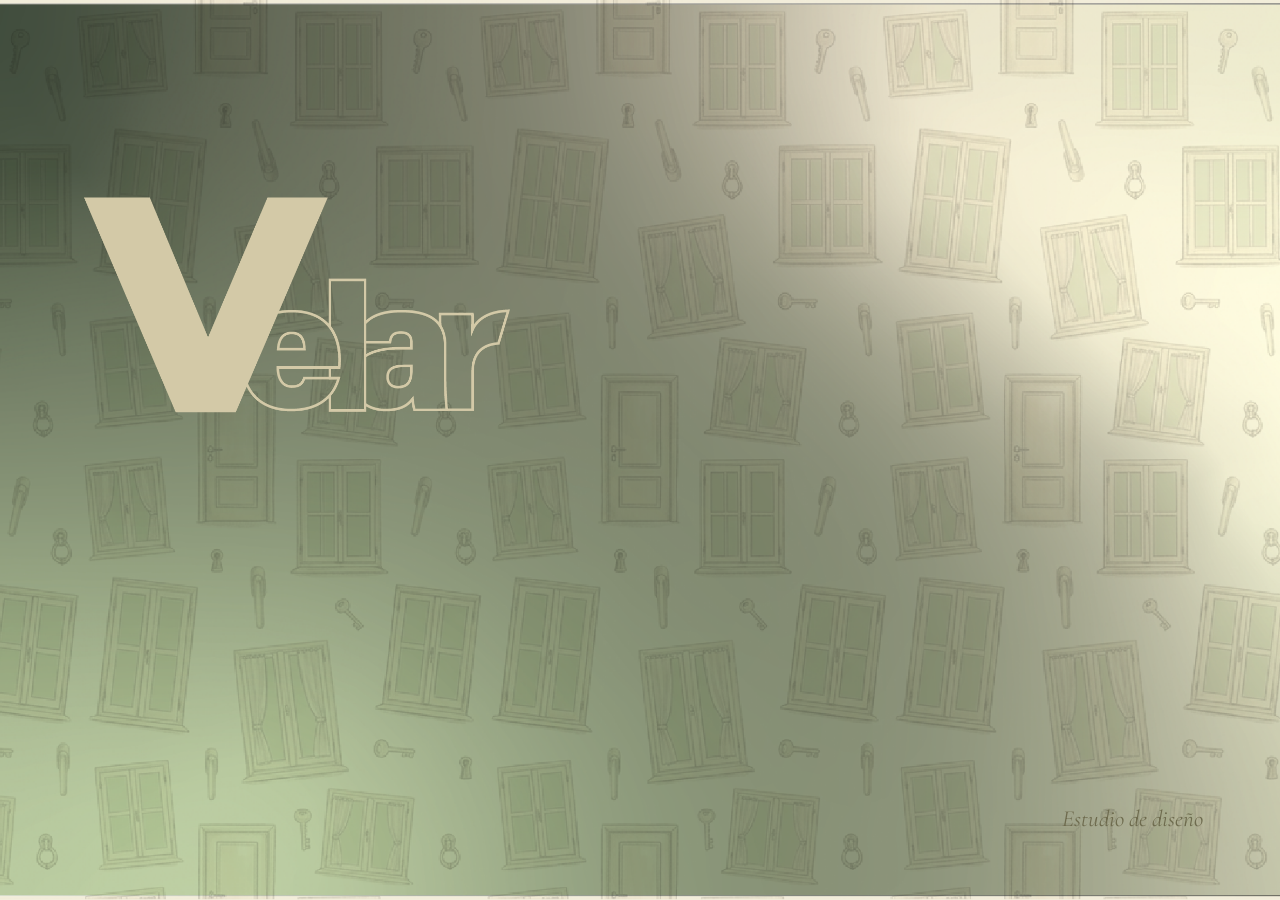
<file: index.html>
<!DOCTYPE html>
<html lang="es">
<head>
  <meta charset="UTF-8" />
  <meta name="viewport" content="width=device-width, initial-scale=1.0" />
  <title>Velar — Estudio de diseño</title>

  <link rel="preconnect" href="https://fonts.googleapis.com" />
  <link rel="preconnect" href="https://fonts.gstatic.com" crossorigin />
  <link
    href="https://fonts.googleapis.com/css2?family=Archivo:wght@400;500;600;700&family=Cormorant+Garamond:ital,wght@0,400;0,500;0,600;1,400;1,500;1,600&display=swap"
    rel="stylesheet"
  />

  <link rel="stylesheet" href="css/style.css" />
  <link rel="stylesheet" href="css/splash.css" />
</head>
<body>
  <main class="splash" id="splash">
    <img class="splash-bg-gradient" src="assets/img/bg-gradiente.png" alt="" aria-hidden="true" />
    <img class="splash-bg-pattern" src="assets/img/bg-patron.png" alt="" aria-hidden="true" />

    <div class="splash-inner">
      <img class="logo-grande" id="logoGrande" src="assets/img/logo-grande.png" alt="Velar" />

      <div class="splash-reveal" id="splashReveal">
        <p class="splash-tagline">No todo se <em>revela</em> a primera vista</p>
        <p class="splash-subtext">A veces hay que entrar...</p>

        <a
          href="home.html"
          class="boton-descubrir"
          id="botonDescubrir"
          aria-label="Descubrir — ir al inicio del sitio"
        >
          <img src="assets/img/boton-descubrir.png" alt="Descubrir" />
        </a>
      </div>
    </div>

    <button
      type="button"
      class="estudio-toggle"
      id="estudioToggle"
      aria-expanded="false"
      aria-controls="splashReveal"
    >
      Estudio de diseño
    </button>
  </main>

  <script src="js/splash.js"></script>
</body>
</html>
</file>
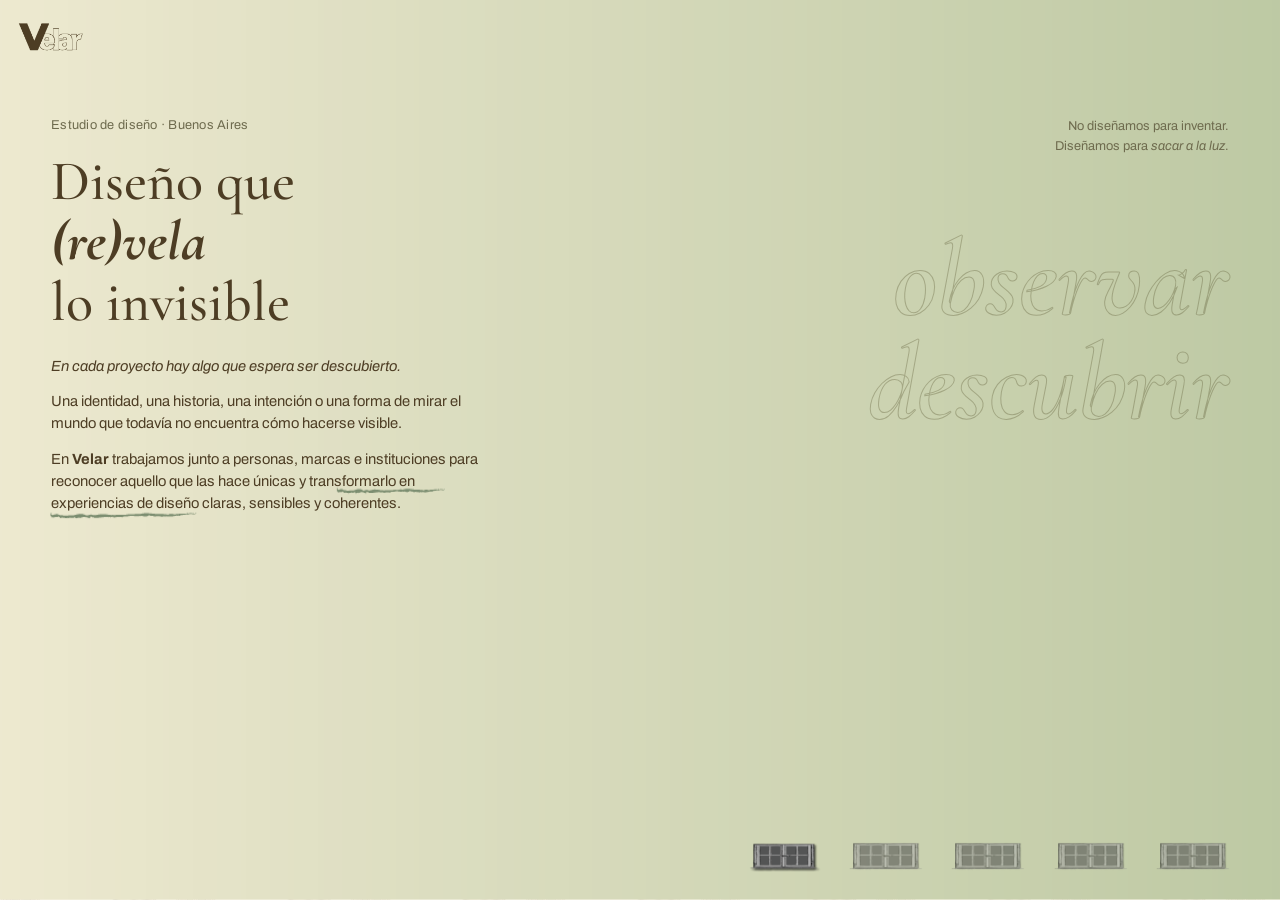
<file: elpatio.html>
<!DOCTYPE html>
<html lang="es">
<head>
  <meta charset="UTF-8" />
  <meta name="viewport" content="width=device-width, initial-scale=1.0" />
  <title>Velar — El patio</title>

  <link rel="preconnect" href="https://fonts.googleapis.com" />
  <link rel="preconnect" href="https://fonts.gstatic.com" crossorigin />
  <link
    href="https://fonts.googleapis.com/css2?family=Archivo:wght@400;500;600;700&family=Cormorant+Garamond:ital,wght@0,400;0,500;0,600;1,400;1,500;1,600&display=swap"
    rel="stylesheet"
  />

  <link rel="stylesheet" href="css/style.css" />
  <link rel="stylesheet" href="css/page.css" />
</head>

<body class="page-body">
  <img class="page-bg" src="assets/img/bg-elpatio.png" alt="" aria-hidden="true" />

  <header class="page-header">
    <a href="home.html" class="logo-chico-link" aria-label="Velar — ir al inicio">
      <img class="logo-chico" src="assets/img/logo-chico.png" alt="Velar" />
    </a>
  </header>

  <section class="intro">
    <div class="intro-left">
      <p class="intro-kicker">Estudio de diseño · Buenos Aires</p>

      <h1 class="intro-heading">
        Diseño que<br />
        <em>(re)vela</em><br />
        lo invisible
      </h1>

      <div class="intro-copy">
        <p class="intro-copy-italic">En cada proyecto hay algo que espera ser descubierto.</p>
        <p>
          Una identidad, una historia, una intención o una forma de mirar el
          mundo que todavía no encuentra cómo hacerse visible.
        </p>
        <p class="intro-copy-underlined">
          En <strong>Velar</strong> trabajamos junto a personas, marcas e
          instituciones para reconocer aquello que las hace únicas y
          transformarlo en experiencias de diseño claras, sensibles y
          coherentes.
          <img
            class="subrayado"
            src="assets/img/subrayado-decorativo.png"
            alt=""
            aria-hidden="true"
          />
        </p>
      </div>
    </div>

    <div class="intro-right">
      <p class="intro-right-small">
        No diseñamos para inventar.<br />
        Diseñamos para <em>sacar a la luz</em>.
      </p>
      <p class="intro-watermark" aria-hidden="true">observar<br />descubrir</p>
    </div>
  </section>

  <nav class="windows-nav" aria-label="Navegación entre secciones">
    <a class="window-nav" href="elpatio.html" aria-current="page">
      <img src="assets/img/ventana-nav-activa.png" alt="" />
      <span class="window-nav-tooltip">El patio</span>
    </a>
    <a class="window-nav" href="hallazgos.html">
      <img src="assets/img/ventana-nav.png" alt="" />
      <span class="window-nav-tooltip">Hallazgos</span>
    </a>
    <a class="window-nav" href="puertasadentro.html">
      <img src="assets/img/ventana-nav.png" alt="" />
      <span class="window-nav-tooltip">Puertas adentro</span>
    </a>
    <a class="window-nav" href="elescondite.html">
      <img src="assets/img/ventana-nav.png" alt="" />
      <span class="window-nav-tooltip">El escondite</span>
    </a>
    <a class="window-nav" href="elumbral.html">
      <img src="assets/img/ventana-nav.png" alt="" />
      <span class="window-nav-tooltip">El umbral</span>
    </a>
  </nav>

  <script src="js/nav-ventanas.js"></script>
</body>
</html>
</file>
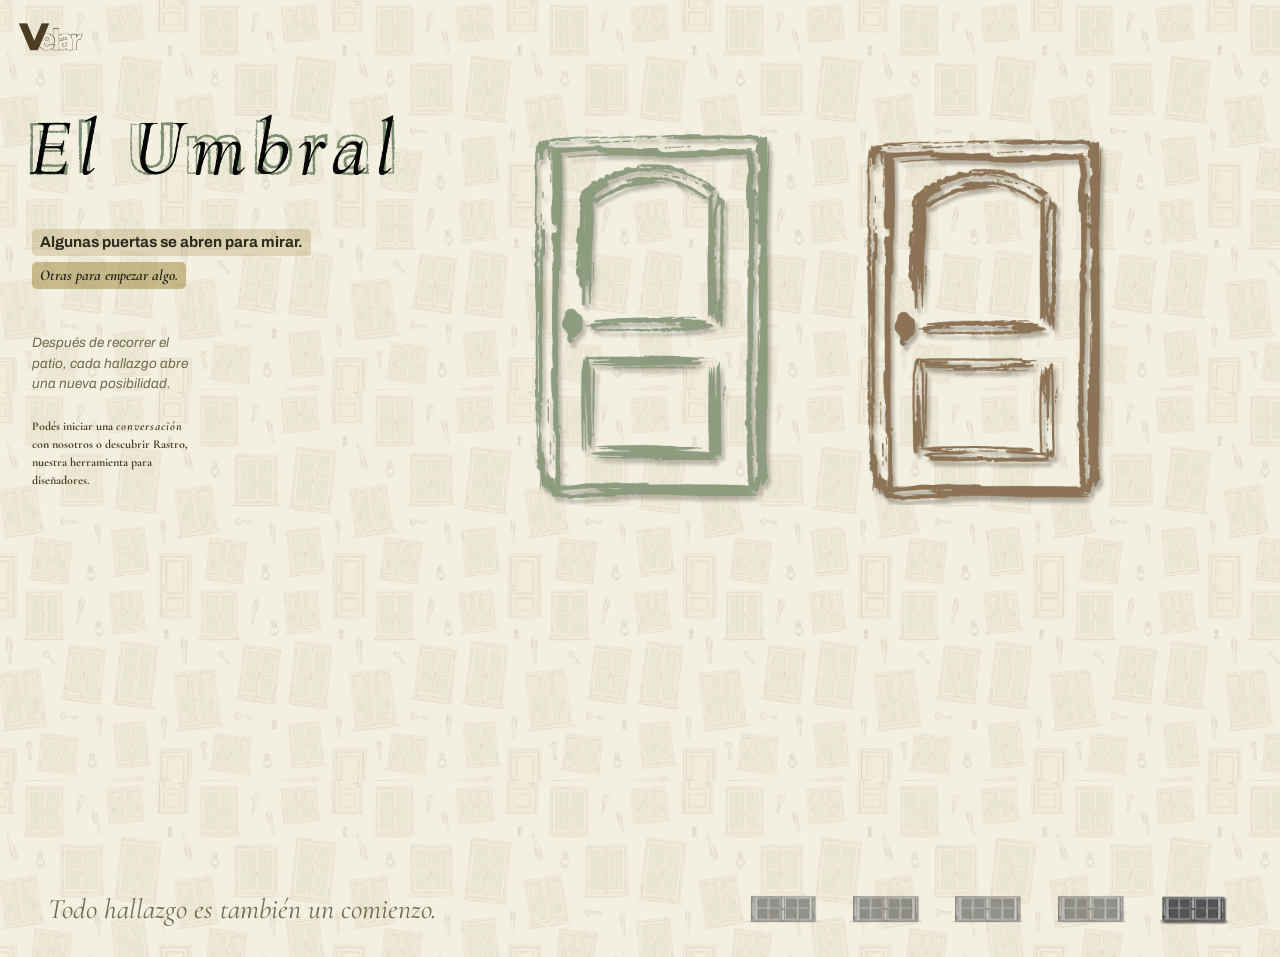
<file: elumbral.html>
<!DOCTYPE html>
<html lang="es">
<head>
  <meta charset="UTF-8" />
  <meta name="viewport" content="width=device-width, initial-scale=1.0" />
  <title>Velar — El Umbral</title>

  <link rel="preconnect" href="https://fonts.googleapis.com" />
  <link rel="preconnect" href="https://fonts.gstatic.com" crossorigin />
  <link
    href="https://fonts.googleapis.com/css2?family=Archivo:wght@400;500;600;700&family=Cormorant+Garamond:ital,wght@0,400;0,500;0,600;1,400;1,500;1,600&display=swap"
    rel="stylesheet"
  />

  <link rel="stylesheet" href="css/style.css" />
  <link rel="stylesheet" href="css/page.css" />
  <link rel="stylesheet" href="css/elumbral.css" />
</head>
<body class="page-body elumbral-page">

  <header class="page-header">
    <a href="home.html" class="logo-chico-link" aria-label="Velar — ir al inicio">
      <img class="logo-chico" src="assets/img/logo-chico.png" alt="Velar" />
    </a>
  </header>

  <main class="elumbral-main">

    <img class="elumbral-titulo" src="assets/img/elumbral-titulo-51.png" alt="El Umbral" />

    <div class="elumbral-frase">
      <span class="elumbral-frase__linea elumbral-frase__linea--1">Algunas puertas se abren para mirar.</span>
      <span class="elumbral-frase__linea elumbral-frase__linea--2">Otras para empezar algo.</span>
    </div>

    <div class="elumbral-texto">
      <p class="elumbral-texto__italica">Después de recorrer el patio, cada hallazgo abre una nueva posibilidad.</p>
      <p class="elumbral-texto__parrafo">Podés iniciar una <em style="letter-spacing: 1px;">conversación</em> con nosotros o descubrir Rastro, nuestra herramienta para diseñadores.</p>
    </div>

    <div class="elumbral-puertas">

      <article class="puerta" data-puerta="contacto">
        <button type="button" class="puerta__boton" aria-haspopup="dialog">
          <img class="puerta__img puerta__img--normal" src="assets/img/puerta-verde.png" alt="" />
          <img class="puerta__img puerta__img--hover" src="assets/img/puerta-verde-hover.png" alt="" />
        </button>
        <div class="puerta__card puerta__card--verde">
          <h2 style="letter-spacing: 3px;">Conversar</h2>
          <p style="font-size: x-large;">Si creés que hay algo por revelar, <em>nos gustaría escucharlo.</em></p>
          <p class="puerta__email" style="margin: 1px;">contacto@velar.com</p>
          <p class="puerta__redes">
            <a href="#">Instagram</a> | <a href="#">LinkedIn</a>
          </p>
        </div>
      </article>

      <article class="puerta" data-puerta="rastro">
        <button type="button" class="puerta__boton" aria-haspopup="dialog">
          <img class="puerta__img puerta__img--normal" src="assets/img/puerta-marron.png" alt="" />
          <img class="puerta__img puerta__img--hover" src="assets/img/puerta-marron-hover.png" alt="" />
        </button>
        <div class="puerta__card puerta__card--marron">
          <h2 style="letter-spacing: 4px;">Rastro</h2>
          <p style="font-size: x-large;">Una aplicación para diseñadores <em>que registra las huellas del proceso creativo.</em></p>
          <button type="button" class="puerta__abrir" disabled>ABRIR -&gt;</button>
        </div>
      </article>

    </div>


  </main>

  <nav class="windows-nav" aria-label="Navegación entre secciones">
        <p class="elumbral-tagline">Todo hallazgo es también un comienzo.</p>

    <a class="window-nav" href="elpatio.html">
      <img src="assets/img/ventana-nav.png" alt="" />
      <span class="window-nav-tooltip">El patio</span>
    </a>
    <a class="window-nav" href="hallazgos.html">
      <img src="assets/img/ventana-nav.png" alt="" />
      <span class="window-nav-tooltip">Hallazgos</span>
    </a>
    <a class="window-nav" href="puertasadentro.html">
      <img src="assets/img/ventana-nav.png" alt="" />
      <span class="window-nav-tooltip">Puertas adentro</span>
    </a>
    <a class="window-nav" href="elescondite.html">
      <img src="assets/img/ventana-nav.png" alt="" />
      <span class="window-nav-tooltip">El escondite</span>
    </a>
    <a class="window-nav" href="elumbral.html" aria-current="page">
      <img src="assets/img/ventana-nav-activa.png" alt="" />
      <span class="window-nav-tooltip">El umbral</span>
    </a>
  </nav>

  <script src="js/nav-ventanas.js"></script>
  <script src="js/elumbral.js"></script>
</body>
</html>
</file>
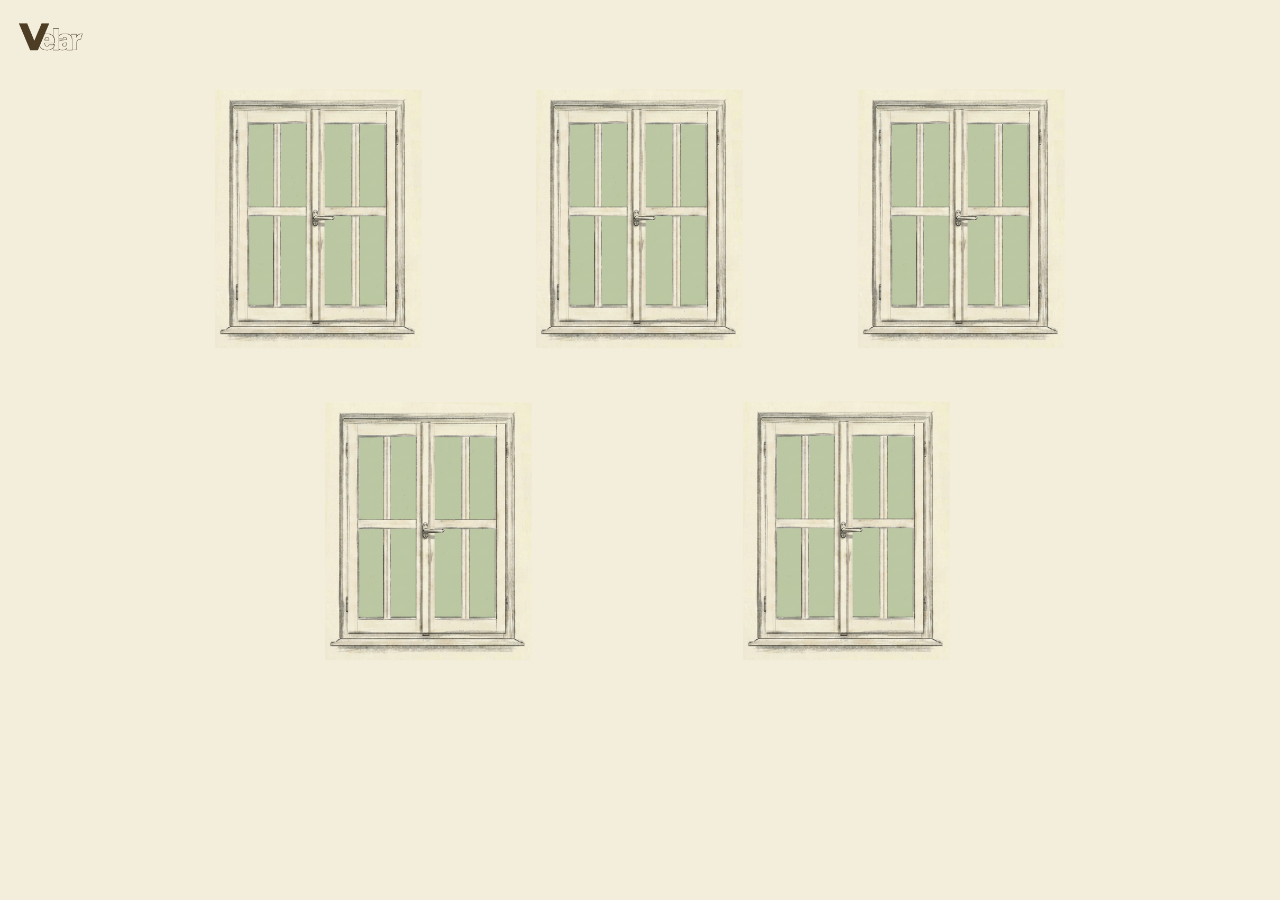
<file: home.html>
<!DOCTYPE html>
<html lang="es">
  
<head>
  <meta charset="UTF-8" />
  <meta name="viewport" content="width=device-width, initial-scale=1.0" />
  <title>Velar — Estudio de diseño</title>

  <link rel="preconnect" href="https://fonts.googleapis.com" />
  <link rel="preconnect" href="https://fonts.gstatic.com" crossorigin />
  <link
    href="https://fonts.googleapis.com/css2?family=Archivo:wght@400;500;600;700&family=Cormorant+Garamond:ital,wght@0,400;0,500;0,600;1,400;1,500;1,600&display=swap"
    rel="stylesheet"
  />

  <link rel="stylesheet" href="css/style.css" />
  <link rel="stylesheet" href="css/home.css" />
</head>

<body class="home-body">
  <header class="home-header">
    <a href="home.html" class="logo-chico-link" aria-label="Velar — ir al inicio">
      <img class="logo-chico" src="assets/img/logo-chico.png" alt="Velar" />
    </a>
  </header>

  <nav class="windows-grid" aria-label="Navegación principal">
    <a class="window window--1" href="elpatio.html">
      <span class="window-visual">
        <img class="window-img state-closed" src="assets/img/ventana-cerrada.png" alt="" />
        <img class="window-img state-hover" src="assets/img/ventana-hover.png" alt="" />
        <img class="window-img state-open" src="assets/img/ventana-elpatio.png" alt="" />
      </span>
      <span class="visually-hidden">El patio</span>
    </a>

    <a class="window window--2" href="hallazgos.html">
      <span class="window-visual">
        <img class="window-img state-closed" src="assets/img/ventana-cerrada.png" alt="" />
        <img class="window-img state-hover" src="assets/img/ventana-hover.png" alt="" />
        <img class="window-img state-open" src="assets/img/ventana-hallazgos.png" alt="" />
      </span>
      <span class="visually-hidden">Hallazgos</span>
    </a>

    <a class="window window--3" href="puertasadentro.html">
      <span class="window-visual">
        <img class="window-img state-closed" src="assets/img/ventana-cerrada.png" alt="" />
        <img class="window-img state-hover" src="assets/img/ventana-hover.png" alt="" />
        <img class="window-img state-open" src="assets/img/ventana-puertasadentro.png" alt="" />
      </span>
      <span class="visually-hidden">Puertas adentro</span>
    </a>

    <a class="window window--4" href="elescondite.html">
      <span class="window-visual">
        <img class="window-img state-closed" src="assets/img/ventana-cerrada.png" alt="" />
        <img class="window-img state-hover" src="assets/img/ventana-hover.png" alt="" />
        <img class="window-img state-open" src="assets/img/ventana-elescondite.png" alt="" />
      </span>
      <span class="visually-hidden">El escondite</span>
    </a>

    <a class="window window--5" href="elumbral.html">
      <span class="window-visual">
        <img class="window-img state-closed" src="assets/img/ventana-cerrada.png" alt="" />
        <img class="window-img state-hover" src="assets/img/ventana-hover.png" alt="" />
        <img class="window-img state-open" src="assets/img/ventana-elumbral.png" alt="" />
      </span>
      <span class="visually-hidden">El umbral</span>
    </a>
  </nav>

  <script src="js/home.js"></script>
</body>
</html>
</file>
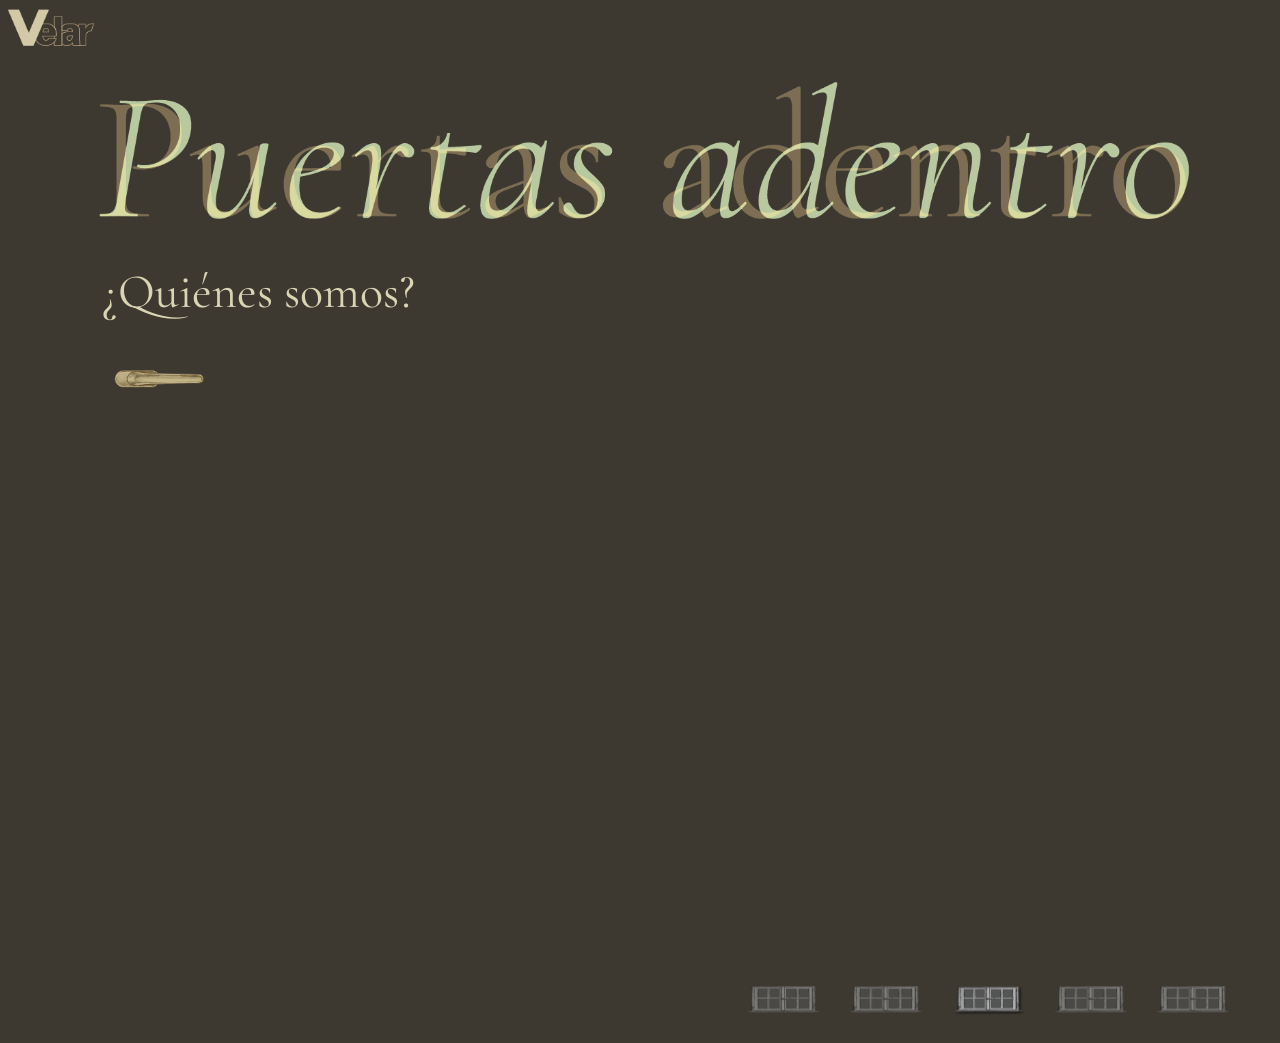
<file: puertasadentro.html>
<!-- <!DOCTYPE html>
<html lang="es">
<head>
  <meta charset="UTF-8" />
  <meta name="viewport" content="width=device-width, initial-scale=1.0" />
  <title>Velar — Puertas adentro</title>

  <link rel="preconnect" href="https://fonts.googleapis.com" />
  <link rel="preconnect" href="https://fonts.gstatic.com" crossorigin />
  <link
    href="https://fonts.googleapis.com/css2?family=Archivo:wght@400;500;600;700&family=Cormorant+Garamond:ital,wght@0,400;0,500;0,600;1,400;1,500;1,600&display=swap"
    rel="stylesheet"
  />

  <link rel="stylesheet" href="css/style.css" />
  <link rel="stylesheet" href="css/page.css" />
</head>
<body class="page-body">
  <header class="page-header">
    <a href="home.html" class="logo-chico-link" aria-label="Velar — ir al inicio">
      <img class="logo-chico" src="assets/img/logo-chico.png" alt="Velar" />
    </a>
    <a class="volver" href="home.html">&larr; Volver</a>
  </header>

  <main class="page-placeholder">
    <img class="ventana-abierta" src="assets/img/ventana-puertasadentro.png" alt="Puertas adentro" />
    <h1>Puertas adentro</h1>
    <p>
      Esta sección todavía está en construcción. Cuando me pases el diseño
      de contenido de &laquo;Puertas adentro&raquo;, lo maquetamos acá manteniendo
      el header y el sistema de base que ya armamos.
    </p>
  </main>
</body>
</html>
--> 
<!DOCTYPE html>
<html lang="es">
<head>
  <meta charset="UTF-8" />
  <meta name="viewport" content="width=device-width, initial-scale=1.0" />
  <title>Velar — Puertas adentro</title>
 
  <link rel="preconnect" href="https://fonts.googleapis.com" />
  <link rel="preconnect" href="https://fonts.gstatic.com" crossorigin />
  <link
    href="https://fonts.googleapis.com/css2?family=Archivo:wght@400;500;600;700&family=Cormorant+Garamond:ital,wght@0,400;0,500;0,600;1,400;1,500;1,600&display=swap"
    rel="stylesheet"
  />
 
  <link rel="stylesheet" href="css/style.css" />
  <link rel="stylesheet" href="css/page.css" />
  <link rel="stylesheet" href="css/puertasadentro.css" />
</head>
<body class="puertasadentro-page">
 
  <!-- ===========================================================
       HEADER — solo logo (versión clara, fondo oscuro), mismo
       patrón que el resto de las páginas internas.
       =========================================================== -->
  <header class="page-header">
    <a href="home.html" class="logo-chico-link" aria-label="Velar — ir al inicio">
      <img class="logo-chico logo-chico--claro" src="assets/img/logo-chico-claro.png" alt="Velar" />
    </a>
  </header>
 
  <!-- ===========================================================
       CONTENIDO PRINCIPAL
       Título con eco/sombra + manija que despliega el equipo.
       =========================================================== -->
  <main class="puertasadentro-main">
 
    <img class="puertasadentro-titulopng" src="assets/img/puertasadentro-titulo.png" alt="El escondite" />
 
    <h2 class="puertasadentro-subtitulo">¿Quiénes somos?</h2>
 
    <!-- Manija: al clickear despliega el equipo (puertasadentro.js) -->
    <button type="button" class="manija" id="btnManija" aria-expanded="false" aria-controls="equipo">
      <img src="assets/img/manija.png" alt="Abrir" />
    </button>
 
    <section class="equipo" id="equipo">

      <article class="integrante" data-id="mijal">
        <span class="integrante__nombre">Mijal Averbuch</span>

        <img
          class="integrante__foto"
          src="assets/img/equipo-mijal.png"
          alt="Mijal Averbuch"
        >

        <div class="integrante__hover">
        </div>

        <div class="integrante__bio">
          <h3>Mijal Averbuch</h3>

          <p class="integrante__rol">
            Diseñadora Gráfica y Dirección de Arte
          </p>

          <p class="integrante__texto">
            Especializada en identidad visual y diseño editorial.
            Trabaja desde la escucha y la observación,
            construyendo sistemas que <span class="integrante__destacar">revelan la esencia</span>
            de cada proyecto.
          </p>
        </div>
      </article>

      <article class="integrante" data-id="ilan">
        <span class="integrante__nombre">Ilán Averbuch</span>

        <img
          class="integrante__foto"
          src="assets/img/equipo-ilan.png"
          alt="Ilán Averbuch"
        >

        <div class="integrante__hover">
        </div>

        <div class="integrante__bio">
          <h3>Ilán Averbuch</h3>

          <p class="integrante__rol">
            Project Manager
          </p>

          <p class="integrante__texto">
            Coordina procesos, tiempos y equipos para que cada proyecto avance con claridad y coherencia. 
            Su enfoque combina organización, comunicación y una mirada estratégica orientada a
            <span class="integrante__destacar">transformar ideas en resultados</span>.
          </p>
        </div>
      </article>

      <article class="integrante" data-id="noah">
        <span class="integrante__nombre">Noah Averbuch</span>

        <img
          class="integrante__foto"
          src="assets/img/equipo-noah.png"
          alt="Noah Averbuch"
        >

        <div class="integrante__hover">
        </div>

        <div class="integrante__bio">
          <h3>Noah Averbuch</h3>

          <p class="integrante__rol">
            Producción Audiovisual
          </p>

          <p class="integrante__texto">
            Explora el lenguaje de la imagen y el movimiento para construir relatos visuales sensibles y cercanos. Su trabajo busca capturar detalles, atmósferas y momentos que ayudan a 
            <span class="integrante__destacar">dar vida a cada historia</span>.
          </p>
        </div>
      </article>

    </section>
 
  </main>
 
  <!-- ===========================================================
       NAV INFERIOR — mismo sistema de ventanas que hallazgos.html.
       "Puertas adentro" es la página activa (tercera ventana).
       =========================================================== -->
  <nav class="windows-nav" aria-label="Navegación entre secciones">
    <a class="window-nav" href="elpatio.html">
      <img src="assets/img/ventana-nav.png" alt="" />
      <span class="window-nav-tooltip">El patio</span>
    </a>
    <a class="window-nav" href="hallazgos.html">
      <img src="assets/img/ventana-nav.png" alt="" />
      <span class="window-nav-tooltip">Hallazgos</span>
    </a>
    <a class="window-nav" href="puertasadentro.html" aria-current="page">
      <img src="assets/img/ventana-nav-activa.png" alt="" />
      <span class="window-nav-tooltip">Puertas adentro</span>
    </a>
    <a class="window-nav" href="elescondite.html">
      <img src="assets/img/ventana-nav.png" alt="" />
      <span class="window-nav-tooltip">El escondite</span>
    </a>
    <a class="window-nav" href="elumbral.html">
      <img src="assets/img/ventana-nav.png" alt="" />
      <span class="window-nav-tooltip">El umbral</span>
    </a>
  </nav>
 
  <script src="js/nav-ventanas.js"></script>
  <script src="js/puertasadentro.js"></script>

  <div class="bio-overlay"></div>
</body>
</html>
</file>
<file: css/style.css>
/* =====================================================
   VELAR — Estudio de diseño
   Hoja de estilos global: reset, variables y tipografía
   ===================================================== */

:root {
  /* Tipografías
     - Cormorant Garamond: serif editorial (Google Fonts)
     - Archivo: stand-in temporal de Acumin Pro (no está en Google Fonts).
       Si conseguís el kit de Adobe Fonts de Acumin Pro, reemplazá
       la variable --font-sans y el <link> de Google Fonts en el <head>. */
  --font-serif: 'Cormorant Garamond', 'Times New Roman', Georgia, serif;
  --font-sans: 'Archivo', 'Helvetica Neue', Arial, sans-serif;

  /* Colores extraídos del kit visual */
  --c-cream: #f3eedc;
  --c-cream-soft: #f8f4e8;
  --c-sage: #b7c79f;
  --c-sage-dark: #7c8f68;
  --c-text-dark: #4d3d24;
  --c-text-muted: #6e6b4e;
  --c-button-bg: #5c4b2a;
  --c-border-soft: rgba(77, 61, 36, 0.18);

  --container-max: 1600px;
}

* {
  margin: 0;
  padding: 0;
  box-sizing: border-box;
}

html {
  scroll-behavior: smooth;
}

body {
  font-family: var(--font-sans);
  color: var(--c-text-dark);
  background: var(--c-cream);
  line-height: 1.5;
  -webkit-font-smoothing: antialiased;
}

img {
  display: block;
  max-width: 100%;
}

a {
  color: inherit;
  text-decoration: none;
}

button {
  font: inherit;
  color: inherit;
  background: none;
  border: none;
}

ul {
  list-style: none;
}

/* Utilidad: oculto visualmente, accesible para lectores de pantalla */
.visually-hidden {
  position: absolute;
  width: 1px;
  height: 1px;
  overflow: hidden;
  clip: rect(0 0 0 0);
  white-space: nowrap;
}

/* Foco accesible consistente en todo el sitio */
a:focus-visible,
button:focus-visible {
  outline: 2px solid var(--c-sage-dark);
  outline-offset: 4px;
  border-radius: 2px;
}

@media (prefers-reduced-motion: reduce) {
  *,
  *::before,
  *::after {
    animation-duration: 0.001ms !important;
    transition-duration: 0.001ms !important;
    scroll-behavior: auto !important;
  }
}
</file>
<file: css/splash.css>
/* =====================================================
   SPLASH — pantalla de presentación (index.html)
   ===================================================== */

.splash {
  position: relative;
  min-height: 100vh;
  overflow: hidden;
  display: flex;
}

.splash-bg-gradient,
.splash-bg-pattern {
  position: absolute;
  inset: 0;
  width: 100%;
  height: 100%;
  object-fit: cover;
  z-index: 0;
  pointer-events: none;
}
.logo-grande {
  width: clamp(220px, 34vw, 560px);
  cursor: pointer;
}
.splash-bg-pattern {
  mix-blend-mode: multiply;
}

.splash-inner {
  position: relative;
  z-index: 1;
  width: 100%;
  padding: clamp(5rem, 16vh, 9rem) clamp(1.5rem, 6vw, 6rem) clamp(2.5rem, 8vh, 5rem);
}

.logo-grande {
  width: clamp(220px, 34vw, 560px);
}

.splash-reveal {
  margin-top: clamp(1.25rem, 3vh, 2.25rem);
  max-width: 34rem;
  opacity: 0;
  transform: translateY(14px);
  transition: opacity 0.6s ease, transform 0.6s ease;
  padding-left: 9%;
}

.splash.is-revealed .splash-reveal {
  opacity: 1;
  transform: translateY(0);
}

.splash-tagline {
  font-family: var(--font-serif);
  font-style: italic;
  font-weight: 600;
  font-size: clamp(1.3rem, 2.3vw, 2rem);
  color: #4c4a35;
}

.splash-tagline em {
  font-style: italic;
  font-weight: 600;
}

.splash-subtext {
  font-family: var(--font-serif);
  font-size: clamp(1.05rem, 1.5vw, 1.35rem);
  color: #333224;
  margin-top: 0.35rem;
}

.boton-descubrir {
  display: inline-block;
  margin-top: clamp(1.25rem, 3vh, 2rem);
  cursor: pointer;
  transition: transform 0.25s ease, filter 0.25s ease;
}

.boton-descubrir img {
  width: clamp(190px, 17vw, 270px);
}

.boton-descubrir:hover,
.boton-descubrir:focus-visible {
  transform: translateX(6px);
  filter: brightness(1.08);
}

.estudio-toggle {
  position: absolute;
  right: clamp(1.5rem, 6vw, 5.5rem);
  bottom: clamp(1.75rem, 7vh, 4.5rem);
  z-index: 2;
  font-family: var(--font-serif);
  font-style: italic;
  font-size: clamp(1.15rem, 1.8vw, 1.5rem);
  color: var(--c-text-muted);
  cursor: pointer;
  transition: color 0.3s ease;
}

.estudio-toggle:hover {
  color: var(--c-text-dark);
}

.splash.is-revealed .estudio-toggle {
  cursor: default;
}
</file>
<file: css/page.css>
/* =====================================================
   PÁGINAS INTERNAS — El patio / Hallazgos / Puertas adentro /
   El escondite / El umbral
   Por ahora son placeholders: cuando me pases el diseño de
   contenido de cada una, reemplazamos el bloque ".page-placeholder"
   por la maquetación real, sin tocar el header ni el sistema base.
   ===================================================== */

.page-body {
  position: relative;
  min-height: 100vh;
  display: flex;
  flex-direction: column;
}

.page-body::before {
  content: '';
  position: absolute;
  inset: 0;
  background-image: url('../assets/img/bg-patron.png');
  background-repeat: repeat;
  background-size: 700px auto;
  opacity: 0.6;
  z-index: 0;
  pointer-events: none;
}

.page-header {
  position: relative;
  z-index: 1;
  display: flex;
  align-items: center;
  justify-content: space-between;
  /* padding: clamp(1.5rem, 4vh, 2.5rem) clamp(1.5rem, 4vw, 3rem) 0; */
}

.page-header .logo-chico {
  width: clamp(86px, 8vw, 124px);
}

.volver {
  font-family: var(--font-serif);
  font-style: italic;
  font-size: clamp(1rem, 1.4vw, 1.2rem);
  color: var(--c-text-muted);
  transition: color 0.25s ease, transform 0.25s ease;
}

.volver:hover,
.volver:focus-visible {
  color: var(--c-text-dark);
  transform: translateX(-4px);
}

.page-placeholder {
  position: relative;
  z-index: 1;
  display: flex;
  flex-direction: column;
  align-items: center;
  text-align: center;
  gap: 1.5rem;
  max-width: 40rem;
  margin: 0 auto;
  padding: clamp(2rem, 6vh, 4rem) 1.5rem clamp(4rem, 10vh, 7rem);
}

.page-placeholder .ventana-abierta {
  width: clamp(220px, 30vw, 380px);
}

.page-placeholder h1 {
  font-family: var(--font-serif);
  font-weight: 600;
  font-size: clamp(2rem, 4vw, 3rem);
  color: var(--c-text-dark);
}

.page-placeholder p {
  font-family: var(--font-sans);
  font-size: clamp(0.95rem, 1.2vw, 1.1rem);
  color: var(--c-text-muted);
  max-width: 32rem;
}

.page-bg {
  position: absolute;
  inset: 0;
  width: 100%;
  height: 100%;
  object-fit: cover;
  z-index: 0;
  pointer-events: none;
}

.intro {
  position: relative;
  z-index: 1;
  display: grid;
  grid-template-columns: minmax(260px, 38%) 1fr;
  gap: 2rem;
  padding: clamp(1.5rem, 5vh, 3rem) clamp(1.5rem, 4vw, 4rem) clamp(6rem, 14vh, 9rem);
  align-items: start;
}

.intro-kicker {
  font-family: var(--font-sans);
  font-size: clamp(0.8rem, 1vw, 0.95rem);
  letter-spacing: 0.02em;
  color: var(--c-text-muted);
  margin-bottom: 1rem;
}

.intro-heading {
  font-family: var(--font-serif);
  font-weight: 500;
  font-size: clamp(2.2rem, 4.6vw, 3.5rem);
  line-height: 1.08;
  color: var(--c-text-dark);
  margin-bottom: 1.4rem;
}

.intro-heading em {
  font-style: italic;
  font-weight: 700;
}

.intro-copy p {
  font-family: var(--font-sans);
  font-size: clamp(0.92rem, 1.1vw, 1.02rem);
  color: var(--c-text-dark);
  max-width: 30rem;
  margin-bottom: 0.85rem;
}

.intro-copy-italic {
  font-family: var(--font-serif);
  font-style: italic;
  font-size: clamp(1.05rem, 1.3vw, 1.2rem);
  color: var(--c-text-muted);
}

.intro-copy strong {
  font-weight: 700;
}

.intro-copy-underlined {
  position: relative;
  display: inline-block;
}

.subrayado {
    position: absolute;
    left: -9px;
    bottom: -22%;
    width: 92%;
    height: 70%;
    max-width: 417px;
    pointer-events: none;
}

.intro-right {
  text-align: right;
}

.intro-right-small {
  font-family: var(--font-sans);
  font-size: clamp(0.8rem, 0.95vw, 0.9rem);
  line-height: 1.6;
  color: var(--c-text-muted);
  margin-bottom: clamp(2rem, 8vh, 5rem);
}

.intro-right-small em {
  font-style: italic;
}

.intro-watermark {
  font-family: var(--font-serif);
  font-style: italic;
  font-weight: 600;
  font-size: clamp(3.4rem, 8.5vw, 8rem);
  line-height: 0.95;
  color: transparent;
  -webkit-text-stroke: 1px rgba(93, 90, 53, 0.35);
  text-shadow: 1px rgba(93, 90, 53, 0.35);
  user-select: none;
}

/* ===========================================================
   NAV INFERIOR DE VENTANAS (presente en las 5 páginas internas)
   Antes: position fixed, centrado-corrido con left:60%.
   Ahora: en flujo normal, pegado abajo del body vía flexbox
   (sticky footer con margin-top:auto), margen a la derecha,
   y ventanas más grandes.
   =========================================================== */

.windows-nav {
  position: relative;
  z-index: 2;
  width: 100%;
  margin-top: auto;
  display: flex;
  justify-content: flex-end;
  align-items: center;
  gap: clamp(1rem, 2vw, 1.75rem);
  padding: clamp(1.25rem, 3vh, 2rem) clamp(1.5rem, 4vw, 3rem);
}

.window-nav {
  position: relative;
  display: block;
  width: clamp(64px, 6vw, 96px);
  transition: transform 0.2s ease;
}

.window-nav:hover,
.window-nav:focus-visible {
  transform: translateY(-2px);
}

.window-nav img {
  width: 100%;
  display: block;
}

.window-nav-tooltip {
  position: absolute;
  left: 50%;
  bottom: 100%;
  margin-bottom: 0.5rem;
  transform: translate(-50%, 4px);
  white-space: nowrap;
  font-family: var(--font-sans);
  font-weight: 600;
  font-size: 0.72rem;
  letter-spacing: 0.01em;
  color: var(--c-text-dark);
  opacity: 0;
  pointer-events: none;
  transition: opacity 0.22s ease, transform 0.22s ease;
}

.window-nav:hover .window-nav-tooltip,
.window-nav:focus-visible .window-nav-tooltip {
  opacity: 1;
  transform: translate(-50%, 0);
}

@media (max-width: 860px) {
  .intro {
    grid-template-columns: 1fr;
    padding-bottom: clamp(8rem, 26vh, 11rem);
  }

  .intro-right {
    text-align: left;
  }

  .intro-watermark {
    text-align: left;
  }

  .windows-nav {
    justify-content: center;
    gap: clamp(0.75rem, 3vw, 1.25rem);
    padding: 1.25rem 5%;
  }

  .window-nav {
    width: clamp(48px, 14vw, 64px);
  }
}
</file>
<file: css/elumbral.css>
/* =====================================================
   EL UMBRAL — estilos específicos de la página
   El fondo general lo hereda de .page-body (page.css).
   ===================================================== */

/* ---------- Layout principal ---------- */

.elumbral-main {
  position: relative;
  z-index: 1;
  display: grid;
  grid-template-columns: minmax(260px, 38%) 1fr;
  grid-template-rows: auto auto 1fr auto;
  gap: 0.75rem 2rem;
  padding:
    1.5rem
    2rem
    1rem;   
  min-height: calc(100vh - 110px);

}

.elumbral-titulo {
  grid-column: 1 / 2;
  grid-row: 1;
  width: clamp(260px, 30vw, 460px);
  height: auto;
  display: block;
margin-left: -3%;

}

/* ---------- Frase destacada (dos líneas resaltadas) ---------- */

.elumbral-frase {
  grid-column: 1 / 2;
  grid-row: 2;
  display: flex;
  flex-direction: column;
  gap: 0.35rem;
  align-items: flex-start;
  margin: 1rem 0 0;
}

.elumbral-frase__linea {
  display: inline-block;
  width: fit-content;
  padding: 0.15rem 0.5rem;
}

.elumbral-frase__linea--1 {
  font-family: var(--font-sans);
  font-weight: 700;
  font-size: clamp(0.95rem, 1.1vw, 1.05rem);
  background-color:rgb(136 105 18 / 20%);
  color: #2c2b1f;
      border-radius: 0.3rem;

}

.elumbral-frase__linea--2 {
  font-family: var(--font-serif);
  font-style: italic;
  font-weight: 700;
  font-size: clamp(0.95rem, 1.1vw, 1.05rem);
  background-color: rgb(136 105 18 / 40%);
  color: #2c2b1f;
      border-radius: 0.3rem;

}

/* ---------- Bloque de texto inferior izquierdo ---------- */

.elumbral-texto {
  grid-column: 1 / 2;
  grid-row: 3;
  align-self: start;
  display: flex;
  flex-direction: column;
  gap: 1.4rem;
  margin-top: 2rem;
  max-width: 10rem;
}

.elumbral-texto__italica {
  font-family: var(--font-sans);
  font-style: italic;
  font-size: clamp(0.85rem, 1vw, 0.95rem);
  line-height: 1.5;
  color: var(--c-text-muted);
}

.elumbral-texto__parrafo {
  font-family: var(--font-serif);
  font-size: 12px;
  font-weight: 900;
  line-height: 1.5;
  color: var(--c-text-dark);
}

.elumbral-texto__parrafo em {
  font-style: italic;
}

/* ---------- Puertas ---------- */

.elumbral-puertas {
  grid-column: 2 / 3;
  grid-row: 1 / 4;
  display: flex;
  align-items: flex-start;
  justify-content: flex-start;
  gap: clamp(2rem, 6vw, 6rem);
  padding-top: clamp(1.5rem, 4vh, 2.5rem);
}

.puerta {
  position: relative;
  width: clamp(200px, 20vw, 320px);
  aspect-ratio: 331 / 484;
}

/* Botón de la puerta: define el tamaño/posición que la tarjeta
   abierta va a heredar exactamente (mismo inset:0, mismo contenedor) */
.puerta__boton {
  position: absolute;
  inset: 0;
  width: 100%;
  height: 100%;
  padding: 0;
  border: none;
  background: none;
  cursor: pointer;
}

.puerta__img {
  position: absolute;
  inset: 0;
  width: 100%;
  height: 100%;
  object-fit: contain;
  pointer-events: none;
}

/* Hover = intercambio de PNG (normal -> hover), sin animaciones de grosor */
.puerta__img--hover {
  opacity: 0;
}

.puerta__boton:hover .puerta__img--hover,
.puerta__boton:focus-visible .puerta__img--hover {
  opacity: 1;
}

.puerta__boton:hover .puerta__img--normal,
.puerta__boton:focus-visible .puerta__img--normal {
  opacity: 0;
}

.puerta__hint {
  position: absolute;
  bottom: 6%;
  right: 8%;
  font-family: var(--font-sans);
  font-size: 0.72rem;
  color: var(--c-text-muted);
  opacity: 0;
  pointer-events: none;
  transition: opacity 0.2s ease;
}

.puerta__boton:hover .puerta__hint,
.puerta__boton:focus-visible .puerta__hint {
  opacity: 1;
}

/* Tarjeta abierta: mismo tamaño/posición que la puerta (inset:0 dentro
   de .puerta), reemplaza visualmente al botón sin modal, sin fixed,
   sin centrado en pantalla. */
.puerta__card {
  display: none;
  position: absolute;
  inset: 0;
  width: 100%;
  height: 100%;
  box-sizing: border-box;
  flex-direction: column;
  text-align: left;
  padding: clamp(1.25rem, 2.5vw, 1.75rem);
  overflow: hidden;
}

.puerta.puerta--abierta .puerta__boton {
  visibility: hidden;
}

.puerta.puerta--abierta .puerta__card {
  display: flex;
}

.puerta__card h2 {
  font-family: var(--font-sans);
  font-weight: 700;
  font-size: clamp(1.3rem, 2.4vw, 1.8rem);
  margin: 0 0 1rem;
  color: #f3efe1;
}

.puerta__card p {
  font-family: var(--font-serif);
  font-size: clamp(0.9rem, 1.15vw, 1rem);
  line-height: 1.45;
  margin: 0 0 1rem;
}

.puerta__card p em {
  font-style: italic;
}

.puerta__card--verde {
  background-color: #8a9b7c;
  color: #2c2b1f;
}

.puerta__card--marron {
  background-color: #8a7256;
  color: #2a1f13;
}

.puerta__email {
  font-family: var(--font-sans) !important;
  font-style: normal;
  font-size: clamp(0.85rem, 1vw, 0.95rem) !important;
}

.puerta__redes {
  font-family: var(--font-sans) !important;
  font-size: clamp(0.85rem, 1vw, 0.95rem) !important;
  margin-top: auto;
}

.puerta__redes a {
  color: inherit;
  text-decoration: none;
}

.puerta__redes a:hover,
.puerta__redes a:focus-visible {
  text-decoration: underline;
}

.puerta__abrir {
  margin-top: auto;
  align-self: flex-start;
  padding: 0;
  border: none;
  background: none;
  font-family: var(--font-sans);
  font-weight: 700;
  font-size: 0.9rem;
  letter-spacing: 0.04em;
  text-transform: uppercase;
  color: #efe7c9;
  cursor: default;
}

/* ---------- Frase final ---------- */

.elumbral-tagline {
  grid-column: 1 / 3;
  grid-row: 4;
  align-self: end;
  margin: 0;
  margin-right:auto;
  font-family: var(--font-serif);
  font-style: italic;
  font-size: clamp(1.3rem, 2.2vw, 1.8rem);
  color: var(--c-text-muted);
}

/* ---------- Mobile ---------- */

@media (max-width: 860px) {
  .elumbral-main {
    grid-template-columns: 1fr;
    grid-template-rows: auto auto auto auto auto;
  }

  .elumbral-titulo,
  .elumbral-frase,
  .elumbral-texto,
  .elumbral-puertas,
  .elumbral-tagline {
    grid-column: 1 / 2;
  }

  .elumbral-puertas {
    grid-row: auto;
    justify-content: space-between;
    padding-top: 1rem;
  }

  .puerta {
    width: 42%;
  }
}
</file>
<file: css/home.css>
/* =====================================================
   HOME — navegación principal de ventanas (home.html)
   ===================================================== */

.home-body {
  position: relative;
  min-height: 100vh;
}

.home-body::before {
  content: '';
  position: absolute;
  inset: 0;
  /* background-image: url('../assets/img/bg-patron.png'); */
  background-repeat: repeat;
  background-size: 700px auto;
  opacity: 0.6;
  z-index: 0;
  pointer-events: none;
}

.home-header {
  position: relative;
  z-index: 1;
  /* padding: clamp(1.5rem, 4vh, 2.5rem) clamp(1.5rem, 4vw, 3rem) 0; */
}

.logo-chico {
  width: clamp(86px, 8vw, 124px);
}

.logo-chico-link {
  display: inline-block;
}

/* Contenedor de las 5 ventanas.
   Desktop: posicionamiento absoluto calculado a partir del diseño original
   (mismas proporciones que el mockup de Figma, base 1920x1080). */
.windows-grid {
  position: relative;
  z-index: 1;
  width: 100%;
  max-width: var(--container-max);
  aspect-ratio: 1920 / 892;
}

.window {
  position: absolute;
  display: block;
  width: 17.9%;
  transform: translate(-50%, -50%);
}

.window--1 { top: 23.8%; left: 24.84%; }
.window--2 { top: 23.8%; left: 49.92%; }
.window--3 { top: 23.8%; left: 75.1%; }
.window--4 { top: 76.35%; left: 33.46%; }
.window--5 { top: 76.3%; left: 66.11%; }

.window-visual {
  position: relative;
  display: block;
  aspect-ratio: 401 / 488;
}

.window-img {
  position: absolute;
  inset: 0;
  width: 100%;
  height: 100%;
  object-fit: contain;
  opacity: 0;
  transition: opacity 0.28s ease;
}

.state-closed {
  opacity: 1;
}

.window:hover .state-closed,
.window:focus-visible .state-closed {
  opacity: 0;
}

.window:hover .state-hover,
.window:focus-visible .state-hover {
  opacity: 1;
}

.window.is-opening .state-closed,
.window.is-opening .state-hover {
  opacity: 0 !important;
}

.window.is-opening .state-open {
  opacity: 1 !important;
}

/* Responsive: en pantallas chicas abandonamos el posicionamiento absoluto
   pixel-perfect y pasamos a una grilla simple en flujo natural */
@media (max-width: 760px) {
  .windows-grid {
    aspect-ratio: auto;
    display: flex;
    flex-wrap: wrap;
    justify-content: center;
    gap: 2rem 1.25rem;
    padding: 1rem 1.5rem 3rem;
  }

  .window {
    position: static;
    transform: none;
    width: 42%;
    min-width: 140px;
  }
}
</file>
<file: css/puertasadentro.css>
:root {
  --bg: #3a3530;
  --texto: #d8d4b4;
}

/* =========================
   PÁGINA
========================= */

.puertasadentro-page {
  background: #3d3931;
  overflow-x: hidden;
}

.puertasadentro-main {
  min-height: 100vh;
  position: relative;
}

/* =========================
   TÍTULO
========================= */

.puertasadentro-titulopng {
  display: block;
  width: 90%;
  margin: 0 auto;
}

/* =========================
   QUIÉNES SOMOS
========================= */

.puertasadentro-subtitulo {
  margin-left: 8%;
  margin-bottom: 2rem;

  font-family: "Cormorant Garamond", serif;
  font-size: 3rem;
  font-weight: 400;

  color: var(--texto);
}

/* =========================
   MANIJA
========================= */

.manija {
  background: none;
  border: none;

  cursor: pointer;

  margin-left: 8%;

  padding: 0;
}

.manija img {
  width: 110px;
  display: block;

  transition: transform .4s ease;
}

.manija.abierta img {
  transform: rotate(90deg);
}

/* =========================
   EQUIPO
========================= */

.equipo {
  width: 75%;

  margin: 3rem auto 0;

  display: flex;
  justify-content: center;
  gap: 1.5rem;

  opacity: 0;
  visibility: hidden;

  transform: translateY(40px);

  transition:
    opacity .5s ease,
    transform .5s ease;
}

.equipo-visible {
  opacity: 1;
  visibility: visible;

  transform: translateY(0);
}

/* =========================
   TARJETAS
========================= */

.integrante {
  position: relative;

  width: 31%;

  cursor: pointer;
}

.integrante__nombre {
  display: block;

  text-align: right;

  margin-bottom: .4rem;

  color: white;

  font-family: "Cormorant Garamond", sans-serif;
  font-size: large;
}

/* =========================
   FOTO
========================= */

.integrante__foto {
  display: block;
  width: 100%;

  border-radius: 12px;
}

/* =========================
   HOVER
========================= */

.integrante::after {
  content: "";

  position: absolute;

  top: 2.8rem;
  left: 0;

  width: 100%;
  height: calc(100% - 2.8rem);

  background: rgba(255,255,255,.45);

  display: flex;
  align-items: center;
  justify-content: center;

  color: #000;
  font-family: "Archivo", sans-serif;

  opacity: 0;

  transition: .25s ease;

  pointer-events: none;

  border-radius: 12px;
}

.integrante:hover::after {
  opacity: 1;
}

/* =========================
   BIO
========================= */

.integrante__bio {
  position: absolute;

  left: 0;
  bottom: calc(100% + 1rem);

  width: 100%;

  background: #ddd2b5;

  border-radius: 16px;

  padding: 1.5rem;

  box-sizing: border-box;

  opacity: 0;
  visibility: hidden;

  transform: translateY(20px);

  transition:
    opacity .3s ease,
    transform .3s ease;

  z-index: 10;
}

.integrante__destacar {
  font-family: "Cormorant Garamond", sans-serif;
  font-weight: 900;
  color: #52711e;
}

.integrante.bio-activa .integrante__bio {
  opacity: 1;
  visibility: visible;

  transform: translateY(0);
}

/* =========================
   TEXTO BIO
========================= */

.integrante__bio h3 {
  font-family: "Archivo", sans-serif;
  font-size: 2rem;

  margin-bottom: .5rem;

  color: #333;
}

.integrante__rol {
  font-family: "Archivo", sans-serif;

  font-style: italic;

  border-bottom: 2px solid #adc08f;

  padding-bottom: .5rem;

  margin-bottom: 1rem;
}

.integrante__texto {
  font-family: "Cormorant Garamond", serif;

  font-size: large;
  line-height: 1.3;
font-weight: 600;
  color: #222;
}

/* =========================
   RESPONSIVE
========================= */

@media (max-width: 1100px) {

  .equipo {
    flex-direction: column;
    align-items: center;
  }

  .integrante {
    width: 80%;
  }
}

@media (max-width: 768px) {

  .integrante {
    width: 95%;
  }

  .integrante__texto {
    font-size: 1.5rem;
  }
}
</file>
